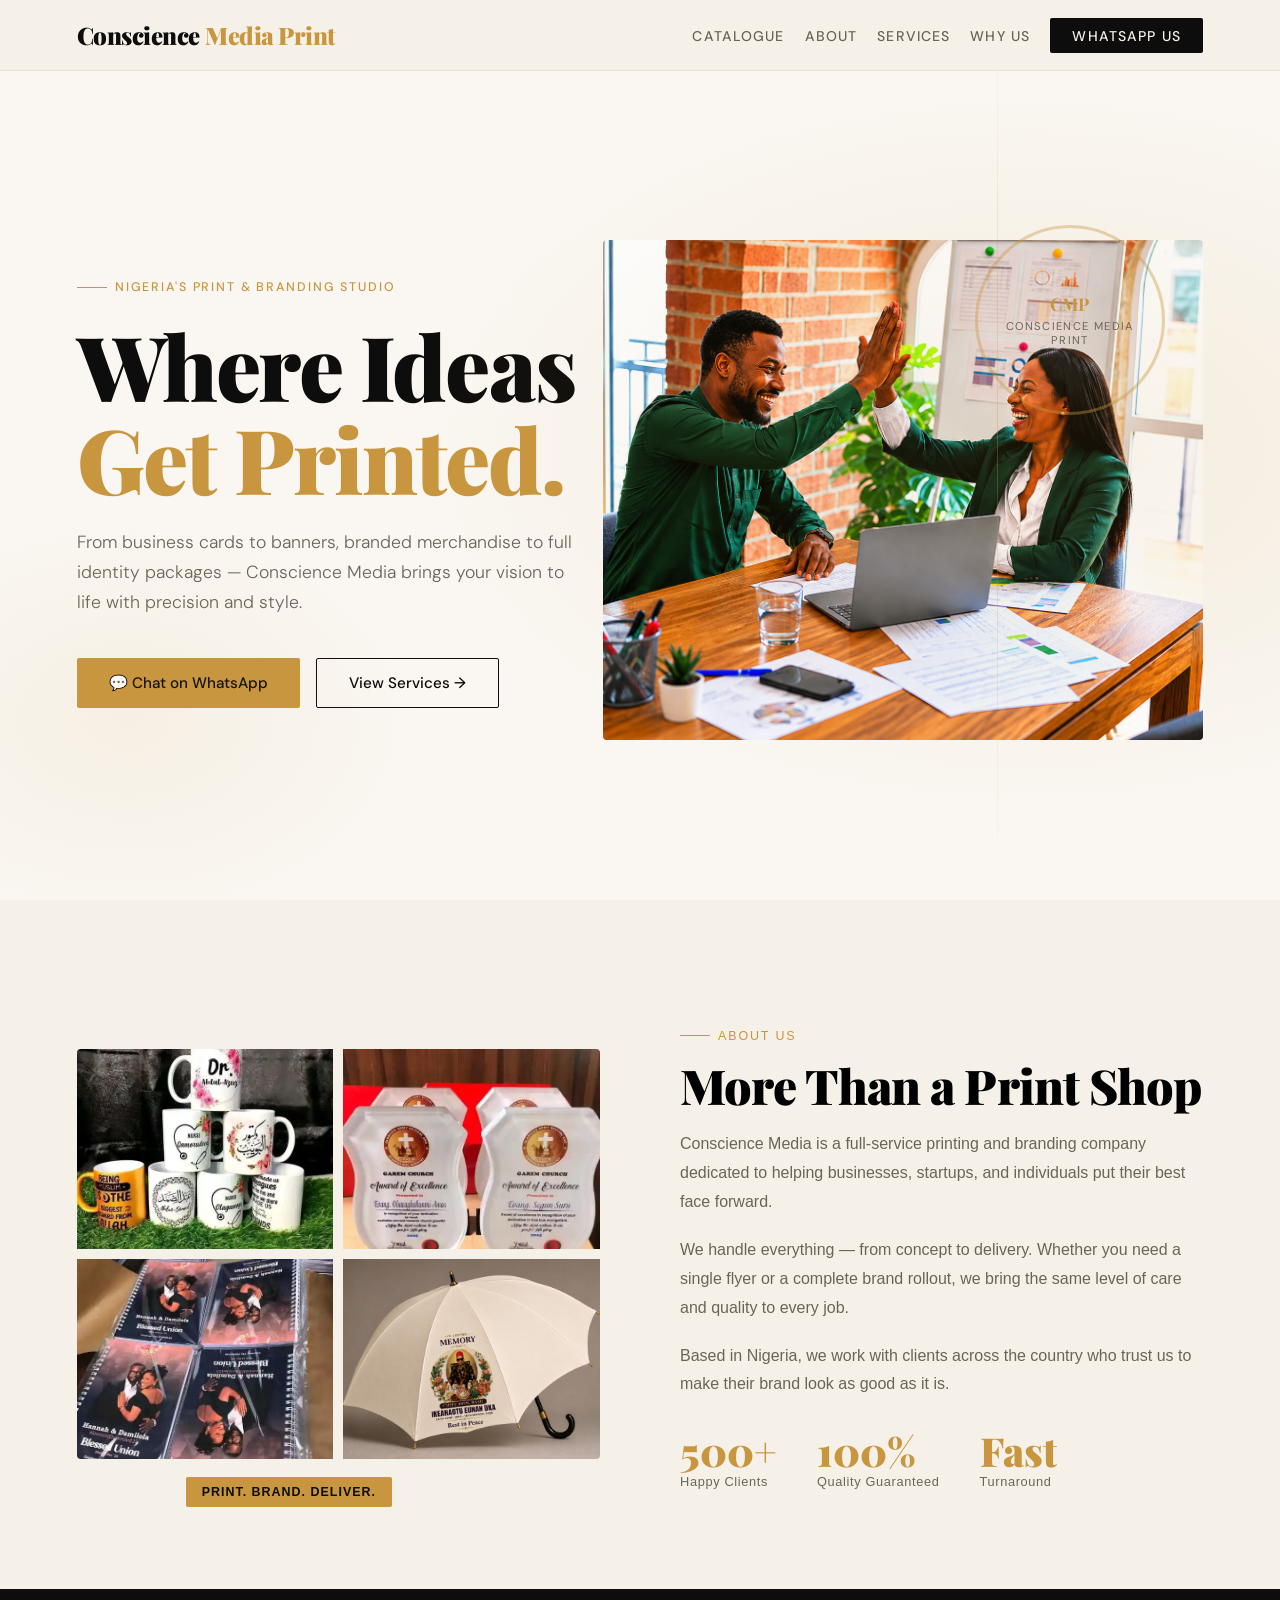
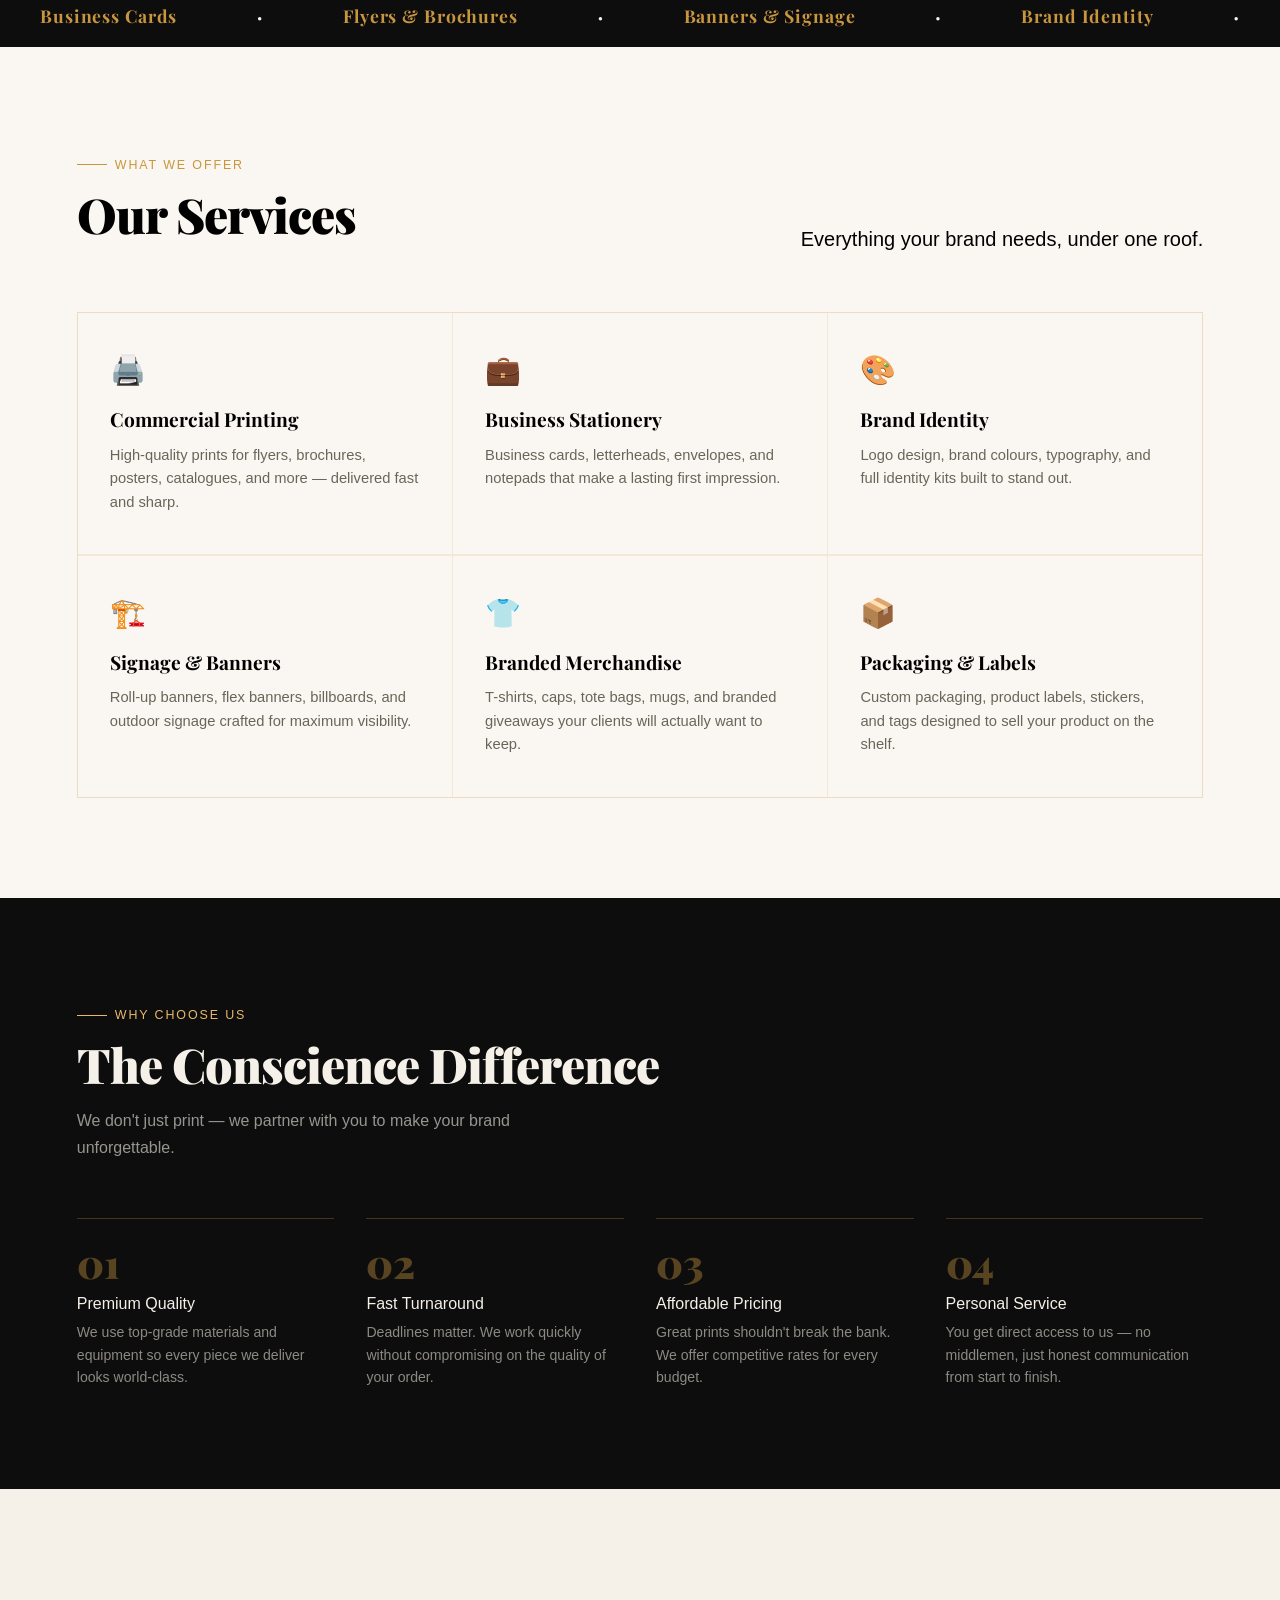
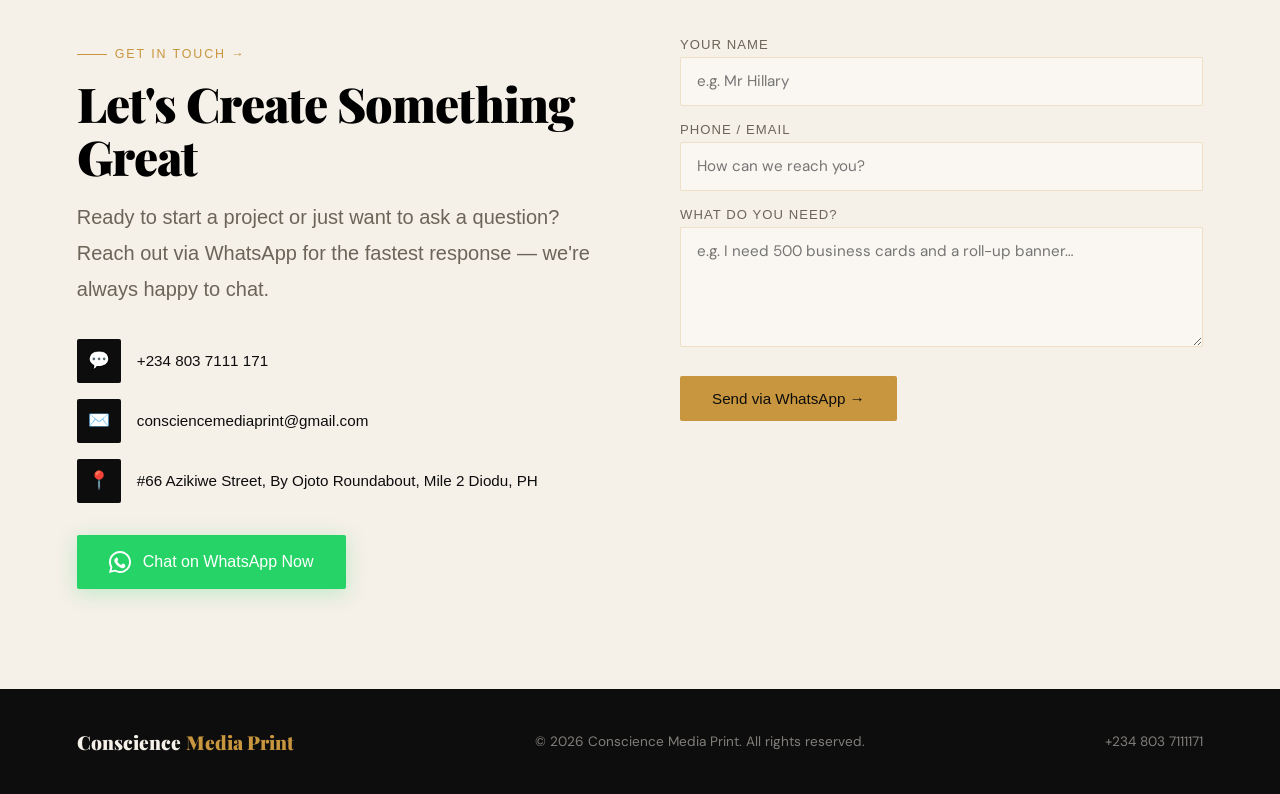
<file: index.html>
<!DOCTYPE html>
<html lang="en">
<head>
  <meta charset="UTF-8" />
  <meta name="viewport" content="width=device-width, initial-scale=1.0"/>
  <title>Conscience Media – Print & Branding</title>
  <link href="https://fonts.googleapis.com/css2?family=Playfair+Display:wght@700;900&family=DM+Sans:wght@300;400;500&display=swap" rel="stylesheet"/>
  <link rel="stylesheet" href="./style.css">
</head>

<body>
  
  <!-- NAV -->
<nav id="navbar">
  <a class="nav-logo" href="#hero">Conscience<span>Media Print</span></a>
  <ul class="nav-links" id="navLinks">
    <li><a href="catalog.html">Catalogue</a></li>
    <li><a href="#about">About</a></li>
    <li><a href="#services">Services</a></li>
    <li><a href="#why">Why Us</a></li>
    <li><a href="https://wa.me/2348037111171" target="_blank" class="nav-cta">WhatsApp Us</a></li>
  </ul>
  <div class="hamburger" id="hamburger" onclick="toggleMenu()">
    <span></span><span></span><span></span>
  </div>
</nav>

<section id="hero">
  <div class="hero-bg"></div>
  <div class="hero-content">
    <div class="hero-tag">Nigeria's Print &amp; Branding Studio</div>
    <h1>Where Ideas<em>Get Printed.</em></h1>
    <p>From business cards to banners, branded merchandise to full identity packages — Conscience Media brings your vision to life with precision and style.</p>
    <div class="hero-btns">
      <a href="https://wa.me/2348037111171?text=Hello%2C%20I%27d%20like%20to%20inquire%20about%20your%20printing%20and%20branding%20services." target="_blank" class="btn-primary">
        💬 Chat on WhatsApp
      </a>
      <a href="#services" class="btn-secondary">View Services →</a>
    </div>
  </div>
  <div class="hero-image">
    <img id="hero-img" src="./heroimgfour.png" alt="Printing professional at work" />
  </div>
  <div class="hero-badge">
    <div class="hero-badge-inner">CMP</div>
    <div class="hero-badge-sub">Conscience Media <br> Print</div>
  </div>
</section>

<!-- ABOUT -->
<section id="about">
  <div class="about-grid">

    <!-- PHOTO COLLAGE replacing the old black box -->
    <div class="about-collage-wrap reveal">
      <div class="about-collage">
    
        <img class="collage-img "
          src="./K.jpg"
          alt="Branded caps" />
        
        <img class="collage-img"
          src="./M.jpg"
          alt="Branded Aword" />
          
        <img class="collage-img"
          src="./Z.jpg"
          alt="Branded Merchandise" /> 

        <img class="collage-img"
          src="./Umbrella2.jpg"
          alt="Umbrella" />    
      </div>
      <div class="collage-badge">Print. Brand. Deliver.</div>
    </div>
    <div class="about-text reveal">
      <div class="section-tag">About Us</div>
      <h2 class="section-title">More Than a Print Shop</h2>
      <p>Conscience Media is a full-service printing and branding company dedicated to helping businesses, startups, and individuals put their best face forward.</p>
      <p>We handle everything — from concept to delivery. Whether you need a single flyer or a complete brand rollout, we bring the same level of care and quality to every job.</p>
      <p>Based in Nigeria, we work with clients across the country who trust us to make their brand look as good as it is.</p>
      <div class="about-stats">
        <div>
          <div class="stat-num">500+</div>
          <div class="stat-label">Happy Clients</div>
        </div>
        <div>
          <div class="stat-num">100%</div>
          <div class="stat-label">Quality Guaranteed</div>
        </div>
        <div>
          <div class="stat-num">Fast</div>
          <div class="stat-label">Turnaround</div>
        </div>
      </div>
    </div>
  </div>
</section>

<!-- MARQUEE -->
<div class="marquee-wrap">
  <div class="marquee-track">
    <span>Business Cards</span><span class="dot">●</span>
    <span>Flyers & Brochures</span><span class="dot">●</span>
    <span>Banners & Signage</span><span class="dot">●</span>
    <span>Brand Identity</span><span class="dot">●</span>
    <span>Branded Merchandise</span><span class="dot">●</span>
    <span>T-Shirt Printing</span><span class="dot">●</span>
    <span>Stickers & Labels</span><span class="dot">●</span>
    <span>Corporate Branding</span><span class="dot">●</span>
    <span>Business Cards</span><span class="dot">●</span>
    <span>Flyers & Brochures</span><span class="dot">●</span>
    <span>Banners & Signage</span><span class="dot">●</span>
    <span>Brand Identity</span><span class="dot">●</span>
    <span>Branded Merchandise</span><span class="dot">●</span>
    <span>T-Shirt Printing</span><span class="dot">●</span>
    <span>Stickers & Labels</span><span class="dot">●</span>
    <span>Corporate Branding</span><span class="dot">●</span>
  </div>
</div>

<!-- SERVICES -->
<section id="services">
  <div class="services-header">
    <div class="reveal">
      <div class="section-tag">What We Offer</div>
      <h2 class="section-title">Our Services</h2>
    </div>
    <p class="section-sub reveal">Everything your brand needs, under one roof.</p>
  </div>
  <div class="services-grid">
    <div class="service-card reveal">
      <span class="service-icon">🖨️</span>
      <h3>Commercial Printing</h3>
      <p>High-quality prints for flyers, brochures, posters, catalogues, and more — delivered fast and sharp.</p>
    </div>
    <div class="service-card reveal">
      <span class="service-icon">💼</span>
      <h3>Business Stationery</h3>
      <p>Business cards, letterheads, envelopes, and notepads that make a lasting first impression.</p>
    </div>
    <div class="service-card reveal">
      <span class="service-icon">🎨</span>
      <h3>Brand Identity</h3>
      <p>Logo design, brand colours, typography, and full identity kits built to stand out.</p>
    </div>
    <div class="service-card reveal">
      <span class="service-icon">🏗️</span>
      <h3>Signage & Banners</h3>
      <p>Roll-up banners, flex banners, billboards, and outdoor signage crafted for maximum visibility.</p>
    </div>
    <div class="service-card reveal">
      <span class="service-icon">👕</span>
      <h3>Branded Merchandise</h3>
      <p>T-shirts, caps, tote bags, mugs, and branded giveaways your clients will actually want to keep.</p>
    </div>
    <div class="service-card reveal">
      <span class="service-icon">📦</span>
      <h3>Packaging & Labels</h3>
      <p>Custom packaging, product labels, stickers, and tags designed to sell your product on the shelf.</p>
    </div>
  </div>
</section>

<!-- WHY US -->
<section id="why">
  <div class="reveal">
    <div class="section-tag">Why Choose Us</div>
    <h2 class="section-title">The Conscience Difference</h2>
    <p class="section-sub">We don't just print — we partner with you to make your brand unforgettable.</p>
  </div>
  <div class="why-grid">
    <div class="why-card reveal">
      <div class="why-num">01</div>
      <h3>Premium Quality</h3>
      <p>We use top-grade materials and equipment so every piece we deliver looks world-class.</p>
    </div>
    <div class="why-card reveal">
      <div class="why-num">02</div>
      <h3>Fast Turnaround</h3>
      <p>Deadlines matter. We work quickly without compromising on the quality of your order.</p>
    </div>
    <div class="why-card reveal">
      <div class="why-num">03</div>
      <h3>Affordable Pricing</h3>
      <p>Great prints shouldn't break the bank. We offer competitive rates for every budget.</p>
    </div>
    <div class="why-card reveal">
      <div class="why-num">04</div>
      <h3>Personal Service</h3>
      <p>You get direct access to us — no middlemen, just honest communication from start to finish.</p>
    </div>
  </div>
</section>

<!-- CONTACT -->
<section id="contact">
  <div class="contact-wrap">
    <div class="contact-info reveal">
      <div class="section-tag">Get In Touch →</div>
      <h2 class="section-title">Let's Create Something Great</h2>
      <p>Ready to start a project or just want to ask a question? Reach out via WhatsApp for the fastest response — we're always happy to chat.</p>
      <div class="contact-links">
        <a class="contact-link" href="https://wa.me/2348037111171" target="_blank">
          <div class="contact-link-icon">💬</div>
          <span>+234 803 7111 171</span>
        </a>
        <a class="contact-link" href="mailto:hello@consciencemedia.ng">
          <div class="contact-link-icon">✉️</div>
          <span>consciencemediaprint@gmail.com</span>
        </a>
        <a class="contact-link" href="#">
          <div class="contact-link-icon">📍</div>
          <span>#66 Azikiwe Street, By Ojoto Roundabout, Mile 2 Diodu, PH</span>
        </a>
      </div>
      <a class="whatsapp-cta" href="https://wa.me/2348037111171?text=Hello%2C%20I%27d%20like%20to%20inquire%20about%20your%20printing%20and%20branding%20services." target="_blank">
        <svg width="22" height="22" viewBox="0 0 32 32" fill="currentColor"><path d="M16 0C7.163 0 0 7.163 0 16c0 2.822.738 5.476 2.027 7.785L0 32l8.404-2.004A15.94 15.94 0 0016 32c8.837 0 16-7.163 16-16S24.837 0 16 0zm0 29.25a13.19 13.19 0 01-6.74-1.848l-.484-.287-5.005 1.194 1.215-4.87-.316-.502A13.214 13.214 0 012.75 16C2.75 8.682 8.682 2.75 16 2.75S29.25 8.682 29.25 16 23.318 29.25 16 29.25zm7.23-9.697c-.396-.198-2.343-1.157-2.706-1.288-.363-.132-.627-.198-.891.198-.264.396-1.025 1.288-1.255 1.552-.231.264-.462.297-.858.099-.396-.198-1.673-.617-3.186-1.97-1.177-1.05-1.973-2.347-2.204-2.743-.231-.396-.025-.61.173-.808.178-.177.396-.462.594-.693.198-.231.264-.396.396-.66.132-.264.066-.495-.033-.693-.099-.198-.891-2.145-1.221-2.937-.32-.771-.647-.667-.891-.68L9.9 10.5c-.264 0-.693.099-.99.462-.297.363-1.155 1.288-1.155 3.136 0 1.848 1.419 3.633 1.617 3.882.198.248 2.79 4.261 6.76 5.98.946.41 1.682.654 2.257.838.948.302 1.812.26 2.494.158.761-.114 2.343-.958 2.673-1.882.33-.924.33-1.716.231-1.881-.099-.165-.363-.264-.759-.462z"/></svg>
        Chat on WhatsApp Now
      </a>
    </div>

    <div class="contact-form-side reveal">
      <div>
        <label>Your Name</label>
        <input type="text" placeholder="e.g. Mr Hillary" />
      </div>
      <div>
        <label>Phone / Email</label>
        <input type="text" placeholder="How can we reach you?" />
      </div>
      <div>
        <label>What do you need?</label>
        <textarea placeholder="e.g. I need 500 business cards and a roll-up banner…"></textarea>
      </div>
      <button class="btn-primary" onclick="sendToWhatsApp()">
        Send via WhatsApp →
      </button>
    </div>
  </div>
</section>

<!-- FOOTER -->
<footer>
  <div class="logo">Conscience<span>Media Print</span></div>
  <span>© 2026 Conscience Media Print. All rights reserved.</span>
  <a href="https://wa.me/2348037111171" target="_blank">+234 803 7111171</a>
</footer>

</body>
<script src="script.js"></script>
</html>
</file>
<file: style.css>
*, *::before, *::after { margin: 0; padding: 0; box-sizing: border-box; }

:root {
  --ink: #0d0d0d;
  --paper: #f5f0e8;
  --gold: #c8963e;
  --gold-light: #e8b86a;
  --cream: #faf7f2;
  --muted: #6b6559;
}

html { scroll-behavior: smooth; }

body {
  font-family: 'DM Sans', sans-serif;
  background: var(--cream);
  color: var(--ink);
  overflow-x: hidden;
}

/* ── NAV ── */
nav {
  position: fixed; top: 0; left: 0; right: 0; z-index: 100;
  display: flex; justify-content: space-between; align-items: center;
  padding: 1.2rem 6%;
  background: rgba(245,240,232,0.92);
  backdrop-filter: blur(10px);
  border-bottom: 1px solid rgba(200,150,62,0.2);
  transition: box-shadow .3s;
}
nav.scrolled { box-shadow: 0 4px 30px rgba(0,0,0,0.08); }

.nav-logo {
  font-family: 'Playfair Display', serif;
  font-size: 1.5rem; font-weight: 900;
  letter-spacing: -0.02em; color: var(--ink); text-decoration: none;
}
.nav-logo span { color: var(--gold); margin-left: 5px; }

.nav-links { display: flex; gap: 20px; list-style: none; }
.nav-links a {
  text-decoration: none; font-size: .88rem; font-weight: 500;
  letter-spacing: .08em; text-transform: uppercase;
  color: var(--muted); transition: color .25s;
}
.nav-links a:hover { color: var(--gold); }

.nav-cta {
  background: var(--ink); color: var(--paper) !important;
  padding: .55rem 1.4rem; border-radius: 2px;
  font-weight: 500 !important; transition: background .25s !important;
}
.nav-cta:hover { background: var(--gold) !important; color: var(--ink) !important; }

.hamburger { display: none; flex-direction: column; gap: 5px; cursor: pointer; }
.hamburger span { display: block; width: 24px; height: 2px; background: var(--ink); transition: .3s; }

/* ── HERO ── */
#hero {
  min-height: 100vh; display: flex; align-items: center; justify-content: space-between;
  padding: 120px 6% 40px; position: relative; overflow: hidden;
  margin: 0px;
}

#hero-content { order: 1; position: relative; z-index: 1; }

#hero-image {
  order: 2;
  position: relative; z-index: 1;
  flex-shrink: 0;
  margin-left: 60px;
}

#hero-img {
  display: block;
  height: 500px;
  width: 600px;
  object-fit: cover;
  border-radius: 4px;
}
.hero-bg {
  position: absolute; inset: 0; z-index: 0;
  background:
    radial-gradient(ellipse 70% 60% at 80% 50%, rgba(200,150,62,.12) 0%, transparent 70%),
    radial-gradient(ellipse 40% 40% at 10% 80%, rgba(200,150,62,.08) 0%, transparent 60%);
}
.hero-bg::before {
  content: ''; position: absolute; top: 0; right: 22%;
  width: 1px; height: 100%;
  background: linear-gradient(to bottom, transparent, rgba(200,150,62,.3), transparent);
}
.hero-tag {
  display: inline-flex; align-items: center; gap: .5rem;
  font-size: .78rem; letter-spacing: .15em; text-transform: uppercase;
  color: var(--gold); font-weight: 500; margin-bottom: 1.5rem;
}
.hero-tag::before { content: ''; display: block; width: 30px; height: 1px; background: var(--gold); }
.hero-content h1 {
  font-family: 'Playfair Display', serif;
  font-size: clamp(3rem, 7vw, 6rem); line-height: 1.03;
  font-weight: 900; letter-spacing: -0.02em; margin-bottom: 1.5rem;
}
.hero-content h1 em { font-style: normal; color: var(--gold); display: block; }
.hero-content p {
  font-size: 1.1rem; color: var(--muted); line-height: 1.7;
  max-width: 500px; margin-bottom: 2.5rem; font-weight: 300;
}
.hero-btns { display: flex; gap: 1rem; flex-wrap: wrap; }
.btn-primary {
  display: inline-flex; align-items: center; gap: .6rem;
  background: var(--gold); color: var(--ink);
  padding: .9rem 2rem; font-weight: 500; font-size: .95rem;
  text-decoration: none; border-radius: 2px;
  transition: background .25s, transform .2s;
}
.btn-primary:hover { background: var(--gold-light); transform: translateY(-2px); }
.btn-secondary {
  display: inline-flex; align-items: center; gap: .6rem;
  border: 1.5px solid var(--ink); color: var(--ink);
  padding: .9rem 2rem; font-weight: 500; font-size: .95rem;
  text-decoration: none; border-radius: 2px;
  transition: background .25s, transform .2s;
}
.btn-secondary:hover { background: var(--ink); color: var(--paper); transform: translateY(-2px); }

.hero-badge {
  position: absolute; right: 9%; top: 25%;
  width: 190px; height: 190px; border-radius: 50%;
  border: 3px solid rgba(200,150,62,.4);
  display: flex; flex-direction: column;
  align-items: center; justify-content: center; text-align: center;
  animation: spin-badge 20s linear infinite;
}
.hero-badge-inner {
  font-family: 'Playfair Display', serif;
  font-size: 1.1rem; font-weight: 700; color: var(--gold); line-height: 1.2;
}
.hero-badge-sub { font-size: .7rem; letter-spacing: .12em; color: var(--muted); text-transform: uppercase; margin-top: .3rem; }
@keyframes spin-badge { to { transform: rotate(360deg); } }

/* ── MARQUEE ── */
.marquee-wrap { background: var(--ink); color: var(--gold); padding: .9rem 0; overflow: hidden; }
.marquee-track {
  display: flex; width: max-content;
  animation: marquee 18s linear infinite;
  font-family: 'Playfair Display', serif;
  font-size: 1.1rem; font-weight: 700; letter-spacing: .05em;
}
.marquee-track span { padding: 0 2.5rem; }
.marquee-track .dot { color: var(--paper); font-size: .5rem; line-height: 1.8rem; }
@keyframes marquee { to { transform: translateX(-50%); } }

/* ── SECTION BASE ── */
section { padding: 100px 6%; }
.section-tag {
  display: inline-flex; align-items: center; gap: .5rem;
  font-size: .78rem; letter-spacing: .15em; text-transform: uppercase;
  color: var(--gold); font-weight: 500; margin-bottom: 1rem;
}
.section-tag::before { content: ''; display: block; width: 30px; height: 1px; background: var(--gold); }
.section-title {
  font-family: 'Playfair Display', serif;
  font-size: clamp(2rem, 4vw, 3rem); font-weight: 900;
  line-height: 1.1; margin-bottom: 1rem; letter-spacing: -.02em;
}
.section-sub { color: var(--muted); font-size: 1rem; line-height: 1.7; max-width: 520px; font-weight: 300; }

/* ── ABOUT ── */
#about { background: var(--paper); padding-top: 70px; }
.about-grid {
  display: grid; grid-template-columns: 1fr 1fr;
  gap: 5rem; align-items: center; margin-top: 3rem;
}

/* ── PHOTO COLLAGE ── */
.about-collage {
  display: grid;
  grid-template-columns: 1fr 1fr;
  grid-template-rows: 200px 200px;
  gap: 10px;
  border-radius: 4px;
  overflow: hidden;
}
.collage-img {
  width: 100%; height: 100%;
  object-fit: cover;
  display: block;
  transition: transform .4s ease;
}
.collage-img:hover { transform: scale(1.05); }
.collage-tall {
  grid-row: span 2;
}
.collage-badge {
  position: absolute;
  bottom: -3rem; right: 13rem;
  background: var(--gold); color: var(--ink);
  padding: .5rem 1rem; font-size: .78rem;
  font-weight: 600; letter-spacing: .08em;
  text-transform: uppercase; border-radius: 2px;
}
.about-collage-wrap {
  position: relative;
}

.about-text h2 { margin-bottom: 1.2rem; }
.about-text p { color: var(--muted); line-height: 1.8; margin-bottom: 1.2rem; font-weight: 300; font-size: 1rem; }
.about-stats { display: flex; gap: 2.5rem; margin-top: 2rem; }
.stat-num { font-family: 'Playfair Display', serif; font-size: 2.5rem; font-weight: 900; color: var(--gold); line-height: 1; }
.stat-label { font-size: .8rem; color: var(--muted); letter-spacing: .05em; margin-top: .2rem; }

/* ── SERVICES ── */
#services { background: var(--cream); }
.services-header { display: flex; justify-content: space-between; align-items: flex-end; margin-bottom: 3.5rem; flex-wrap: wrap; gap: 1.5rem; }
.services-grid { display: grid; grid-template-columns: repeat(3, 1fr); gap: 1.5px; background: rgba(200,150,62,.15); border: 1.5px solid rgba(200,150,62,.15); }
.service-card {
  background: var(--cream); padding: 2.5rem 2rem;
  position: relative; overflow: hidden; transition: background .3s; cursor: default;
}
.service-card::before {
  content: ''; position: absolute; bottom: 0; left: 0;
  width: 0; height: 3px; background: var(--gold); transition: width .35s ease;
}
.service-card:hover { background: var(--paper); }
.service-card:hover::before { width: 100%; }
.service-icon { font-size: 1.8rem; margin-bottom: 1.2rem; display: block; }
.service-card h3 { font-family: 'Playfair Display', serif; font-size: 1.2rem; font-weight: 700; margin-bottom: .7rem; }
.service-card p { color: var(--muted); font-size: .92rem; line-height: 1.6; font-weight: 300; }

/* ── WHY US ── */
#why { background: var(--ink); color: var(--paper); }
#why .section-tag { color: var(--gold-light); }
#why .section-tag::before { background: var(--gold-light); }
#why .section-title { color: var(--paper); }
#why .section-sub { color: rgba(245,240,232,.6); }
.why-grid { display: grid; grid-template-columns: repeat(4, 1fr); gap: 2rem; margin-top: 3.5rem; }
.why-card { border-top: 1px solid rgba(200,150,62,.3); padding-top: 1.5rem; }
.why-num { font-family: 'Playfair Display', serif; font-size: 2.5rem; font-weight: 900; color: var(--gold); opacity: .4; line-height: 1; margin-bottom: .8rem; }
.why-card h3 { font-size: 1rem; font-weight: 500; margin-bottom: .5rem; color: var(--paper); }
.why-card p { font-size: .88rem; color: rgba(245,240,232,.55); line-height: 1.6; font-weight: 300; }

/* ── CONTACT ── */
#contact { background: var(--paper); }
.contact-wrap { display: grid; grid-template-columns: 1fr 1fr; gap: 5rem; align-items: start; margin-top: 3rem; }
.contact-info h2 { margin-bottom: 1rem; }
.contact-info p { color: var(--muted); line-height: 1.8; font-weight: 300; margin-bottom: 2rem; }
.contact-links { display: flex; flex-direction: column; gap: 1rem; }
.contact-link {
  display: flex; align-items: center; gap: 1rem;
  text-decoration: none; color: var(--ink);
  font-weight: 500; font-size: .95rem; transition: color .25s;
}
.contact-link:hover { color: var(--gold); }
.contact-link-icon {
  width: 44px; height: 44px; border-radius: 2px;
  background: var(--ink); color: var(--paper);
  display: flex; align-items: center; justify-content: center;
  font-size: 1.1rem; flex-shrink: 0; transition: background .25s;
}
.contact-link:hover .contact-link-icon { background: var(--gold); color: var(--ink); }
.whatsapp-cta {
  display: inline-flex; align-items: center; gap: .75rem;
  background: #25D366; color: #fff;
  padding: 1rem 2rem; border-radius: 2px;
  font-weight: 500; font-size: 1rem;
  text-decoration: none; margin-top: 2rem;
  transition: background .25s, transform .2s;
  box-shadow: 0 4px 20px rgba(37,211,102,.25);
}
.whatsapp-cta:hover { background: #20be5b; transform: translateY(-2px); }
.contact-form-side { display: flex; flex-direction: column; gap: 1rem; }
.contact-form-side label { font-size: .82rem; letter-spacing: .08em; text-transform: uppercase; color: var(--muted); display: block; margin-bottom: .3rem; }
.contact-form-side input,
.contact-form-side textarea {
  width: 100%; padding: .85rem 1rem;
  background: var(--cream); border: 1.5px solid rgba(200,150,62,.25);
  border-radius: 2px; font-family: 'DM Sans', sans-serif;
  font-size: .95rem; color: var(--ink); outline: none; transition: border-color .25s;
}
.contact-form-side input:focus,
.contact-form-side textarea:focus { border-color: var(--gold); }
.contact-form-side textarea { resize: vertical; min-height: 120px; }
.contact-form-side .btn-primary { align-self: flex-start; margin-top: .5rem; border: none; cursor: pointer; }

/* ── FOOTER ── */
footer {
  background: var(--ink); color: rgba(245,240,232,.5);
  padding: 2.5rem 6%; display: flex;
  justify-content: space-between; align-items: center;
  flex-wrap: wrap; gap: 1rem; font-size: .85rem;
}
footer .logo { font-family: 'Playfair Display', serif; font-size: 1.2rem; font-weight: 900; color: var(--paper); }
footer .logo span {
  color: var(--gold);
  margin-left: 5px;
}
footer a { color: rgba(245,240,232,.5); text-decoration: none; transition: color .25s; }
footer a:hover { color: var(--gold); }

/* ── SCROLL ANIMATIONS ── */
.reveal { opacity: 0; transform: translateY(30px); transition: opacity .7s ease, transform .7s ease; }
.reveal.visible { opacity: 1; transform: none; font-size: 20px; color: black; font-family: sans-serif;}

/* ── MOBILE ── */
@media (max-width: 900px) {
  .nav-links { display: none; flex-direction: column; gap: 1.2rem; position: absolute; top: 100%; left: 0; right: 0; background: var(--paper); padding: 1.5rem 6%; border-bottom: 1px solid rgba(200,150,62,.2); }
  .nav-links.open { display: flex; }
  .hamburger { display: flex; }
  .hero-badge { display: none; }
  .about-grid, .contact-wrap { grid-template-columns: 1fr; gap: 2.5rem; }
  .services-grid { grid-template-columns: 1fr 1fr; }
  .why-grid { grid-template-columns: 1fr 1fr; }
  #hero-img { display: none; }
  #hero {
    padding: 100px 6% 40px;
  }
}
@media (max-width: 560px) {
  .services-grid { grid-template-columns: 1fr; }
  .why-grid { grid-template-columns: 1fr; }
  .about-stats { flex-direction: column; gap: 1.2rem; }
  .about-collage { grid-template-rows: 160px 160px; }
}
</file>
